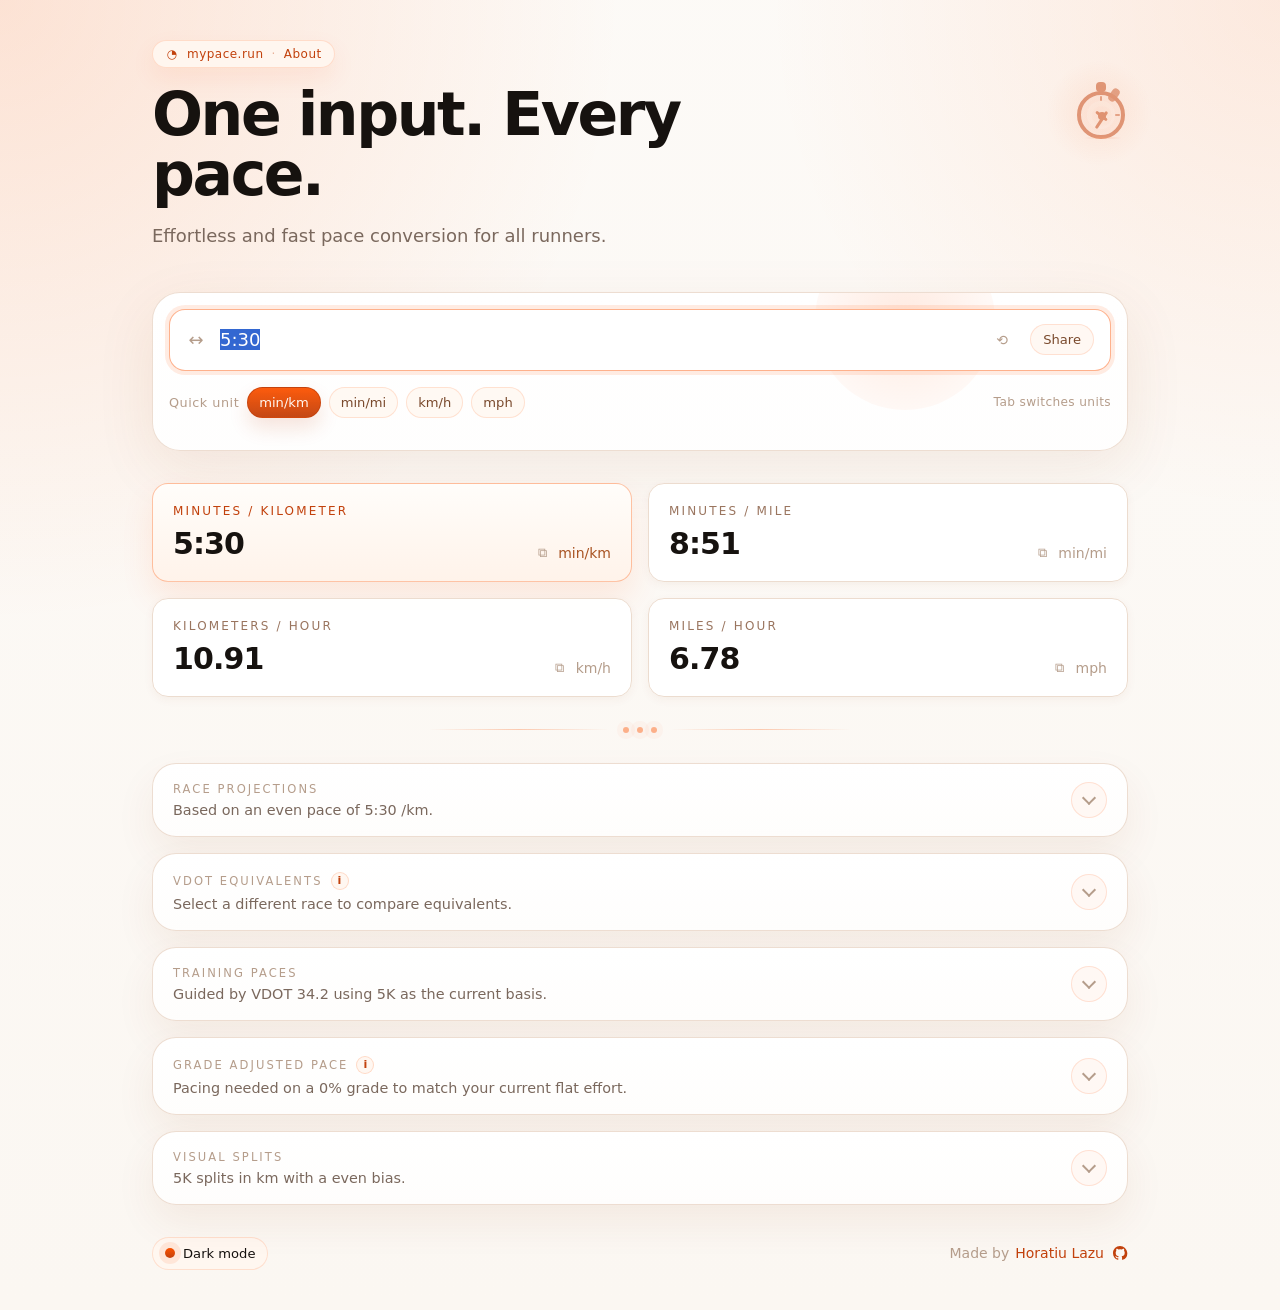
<file: index.html>
<!DOCTYPE html>
<html lang="en">
<head>
  <meta charset="UTF-8" />
  <meta name="viewport" content="width=device-width, initial-scale=1.0" />
  <link rel="icon" href="icon.svg" type="image/svg+xml" />
  <link rel="apple-touch-icon" href="icon-192.png" />
  <link rel="manifest" href="manifest.webmanifest" />
  <title>mypace.run | Fast, Simple Pace, VDOT, GAP, Splits</title>
  <meta name="description" content="mypace.run is a fast, simple running pace converter with minimal clicks. Instantly calculate min/km, min/mi, km/h, mph, race predictions, VDOT equivalents, grade-adjusted pace, and visual splits." />
  <meta name="keywords" content="mypace.run, running pace converter, pace calculator, vdot calculator, grade adjusted pace, race splits calculator, running speed converter, 5k pace calculator, marathon pace calculator" />
  <meta name="robots" content="index, follow" />
  <meta name="theme-color" content="#fafafa" />
  <meta name="application-name" content="mypace.run" />
  <meta name="mobile-web-app-capable" content="yes" />
  <meta name="apple-mobile-web-app-capable" content="yes" />
  <meta name="apple-mobile-web-app-title" content="mypace.run" />
  <meta name="apple-mobile-web-app-status-bar-style" content="default" />
  <link rel="canonical" href="https://mypace.run/" />
  <meta property="og:type" content="website" />
  <meta property="og:url" content="https://mypace.run/" />
  <meta property="og:title" content="mypace.run | Fast, Simple Pace, VDOT, GAP, Splits" />
  <meta property="og:description" content="mypace.run is a fast, simple running tool with minimal clicks for pace conversion, race predictions, VDOT, grade-adjusted pace, and split tables." />
  <meta property="og:site_name" content="mypace.run" />
  <meta property="og:image" content="https://mypace.run/social-preview.png" />
  <meta property="og:image:secure_url" content="https://mypace.run/social-preview.png" />
  <meta property="og:image:type" content="image/png" />
  <meta property="og:image:width" content="1200" />
  <meta property="og:image:height" content="630" />
  <meta property="og:image:alt" content="mypace.run preview showing a sleek running pace converter with race tools." />
  <meta name="twitter:card" content="summary_large_image" />
  <meta name="twitter:url" content="https://mypace.run/" />
  <meta name="twitter:title" content="mypace.run | Fast, Simple Pace, VDOT, GAP, Splits" />
  <meta name="twitter:description" content="mypace.run is a fast, simple running pace site with minimal clicks for conversions, race predictions, VDOT, grade-adjusted pace, and splits." />
  <meta name="twitter:image" content="https://mypace.run/social-preview.png" />
  <meta name="twitter:image:alt" content="mypace.run preview showing a sleek running pace converter with race tools." />
  <script async src="https://www.googletagmanager.com/gtag/js?id=G-VDV3MJDH3T"></script>
  <script>
    window.dataLayer = window.dataLayer || [];
    function gtag(){dataLayer.push(arguments);}
    gtag('js', new Date());

    gtag('config', 'G-VDV3MJDH3T');
  </script>
  <script type="application/ld+json">
    {
      "@context": "https://schema.org",
      "@type": "WebApplication",
      "name": "mypace.run",
      "applicationCategory": "SportsApplication",
      "operatingSystem": "Any",
      "description": "mypace.run is a fast, simple running pace site with minimal clicks for converting pace and speed, projecting race times, comparing VDOT, calculating grade-adjusted pace, and viewing splits.",
      "offers": {
        "@type": "Offer",
        "price": "0",
        "priceCurrency": "USD"
      }
    }
  </script>
    <link rel="stylesheet" href="styles/index.css" />

</head>
<body>
  <div class="page">
    <div class="hero">
      <div class="hero-brand" aria-hidden="true">
        <div class="stopwatch-logo">
          <span class="stopwatch-ring"></span>
          <span class="stopwatch-crown"></span>
          <span class="stopwatch-button"></span>
          <span class="stopwatch-tick"></span>
          <span class="stopwatch-tick" style="transform: rotate(90deg);"></span>
          <span class="stopwatch-hand-long"></span>
          <span class="stopwatch-hand-short"></span>
          <span class="stopwatch-center"></span>
          <span class="stopwatch-base"></span>
        </div>
      </div>

      <div class="badge">
        <span class="badge-icon">◔</span>
        <a class="badge-link" href="/">mypace.run</a>
        <span class="badge-separator">·</span>
        <a class="badge-link" href="/about.html">About</a>
      </div>

      <h1>One input. Every pace.</h1>
      <p>Effortless and fast pace conversion for all runners.</p>
    </div>

    <div class="input-wrap">
      <div class="panel">
        <div class="panel-inner">
          <div class="input-row">
            <span class="leading-icon">↔</span>
            <input id="paceInput" class="pace-input" value="5:30" placeholder="Type a number. Use the quick unit below to change units." inputmode="text" autocomplete="off" spellcheck="false" />
            <button id="clearBtn" class="ghost-btn" aria-label="Clear input">
              <span class="reset-icon">⟲</span>
            </button>
            <button class="utility-btn" id="shareSetupBtn" type="button">Share</button>
          </div>

          <div class="unit-rail" id="unitRail">
            <span class="unit-rail-label">Quick unit</span>
            <button class="unit-pill" type="button" data-unit-target="minPerKm">min/km</button>
            <button class="unit-pill" type="button" data-unit-target="minPerMile">min/mi</button>
            <button class="unit-pill" type="button" data-unit-target="kmh">km/h</button>
            <button class="unit-pill" type="button" data-unit-target="mph">mph</button>
            <span class="unit-rail-hint" aria-hidden="true">Tab switches units</span>
          </div>

          <div class="helper" id="helperText"></div>
          <div class="prefill-tip" id="prefillTip" aria-live="polite" hidden>
            <div class="prefill-tip-copy">
              <span class="prefill-tip-eyebrow">Tip</span>
              <span class="prefill-tip-text">Open <strong>mypace.run?5:30</strong> to preload the converter instantly.</span>
            </div>
            <button class="prefill-tip-close" id="prefillTipClose" type="button" aria-label="Dismiss shortcut tip">×</button>
          </div>
          <div class="recent-wrap" id="recentWrap"></div>
        </div>
      </div>
    </div>

    <div class="results">
      <button class="result-card" data-copy-type="minPerKm">
        <div class="result-label">Minutes / kilometer</div>
        <div class="result-row">
          <div class="result-value" id="value-minPerKm">—</div>
          <div class="result-suffix"><span class="copy-icon">⧉</span><span>min/km</span></div>
        </div>
      </button>

      <button class="result-card" data-copy-type="minPerMile">
        <div class="result-label">Minutes / mile</div>
        <div class="result-row">
          <div class="result-value" id="value-minPerMile">—</div>
          <div class="result-suffix"><span class="copy-icon">⧉</span><span>min/mi</span></div>
        </div>
      </button>

      <button class="result-card" data-copy-type="kmh">
        <div class="result-label">Kilometers / hour</div>
        <div class="result-row">
          <div class="result-value" id="value-kmh">—</div>
          <div class="result-suffix"><span class="copy-icon">⧉</span><span>km/h</span></div>
        </div>
      </button>

      <button class="result-card" data-copy-type="mph">
        <div class="result-label">Miles / hour</div>
        <div class="result-row">
          <div class="result-value" id="value-mph">—</div>
          <div class="result-suffix"><span class="copy-icon">⧉</span><span>mph</span></div>
        </div>
      </button>
    </div>

    <button class="section-divider" id="sectionDivider" type="button" aria-label="Open divider easter egg game">
      <span class="divider-label">Click For A Tiny Challenge</span>
      <div class="section-divider-dots">
        <span></span>
        <span></span>
        <span></span>
      </div>
      <div class="divider-game" id="dividerGame" aria-hidden="true">
        <div class="divider-game-track" id="dividerGameTrack">
          <div class="divider-game-ground"></div>
          <div class="divider-game-runner" id="dividerGameRunner">
            <span class="runner-head"></span>
            <span class="runner-body"></span>
            <span class="runner-arm"></span>
            <span class="runner-leg-front"></span>
            <span class="runner-leg-back"></span>
          </div>
        </div>
        <div class="divider-game-ui">
          <div class="divider-game-hint" id="dividerGameHint">Click or press Enter to jump</div>
          <div class="divider-game-live" id="dividerGameLive">Dodged 0</div>
          <div class="divider-game-score" id="dividerGameScore"></div>
        </div>
      </div>
    </button>

    <details class="projection-panel" id="projectionPanel">
      <summary class="projection-summary">
        <div class="projection-copy">
          <div class="projection-eyebrow">Race Projections</div>
          <div class="projection-subtitle" id="projectionSubtitle">Expand to see 5K, 10K, half-marathon, and marathon estimates.</div>
        </div>
        <span class="panel-chevron" aria-hidden="true"></span>
      </summary>
      <div class="projection-content" id="projectionContent">
        <div class="projection-empty" id="projectionEmpty">Enter a valid pace or speed to generate projected race times.</div>
      </div>
    </details>

    <details class="projection-panel vdot-panel" id="vdotPanel">
      <summary class="projection-summary">
        <div class="projection-copy">
          <div class="projection-eyebrow-row">
            <div class="projection-eyebrow">VDOT Equivalents</div>
            <div class="tooltip-wrap">
              <button class="tooltip-trigger" type="button" aria-label="Explain VDOT equivalents" data-tooltip-trigger aria-expanded="false">i</button>
              <div class="tooltip-bubble" role="tooltip">
                VDOT is a Daniels-style fitness estimate derived from a race result. Selecting a race treats your current pace as that race effort, then back-solves equivalent performances for the others.
              </div>
            </div>
          </div>
          <div class="projection-subtitle" id="vdotSubtitle">Choose a race below to treat the current input as that race pace.</div>
        </div>
        <span class="panel-chevron" aria-hidden="true"></span>
      </summary>
      <div class="projection-content" id="vdotContent">
        <div class="projection-empty">Enter a valid pace or speed to unlock VDOT equivalents.</div>
      </div>
    </details>

    <details class="projection-panel vdot-panel" id="trainingPanel">
      <summary class="projection-summary">
        <div class="projection-copy">
          <div class="projection-eyebrow">Training Paces</div>
          <div class="projection-subtitle" id="trainingSubtitle">VDOT-based training pace bands for everyday workouts.</div>
        </div>
        <span class="panel-chevron" aria-hidden="true"></span>
      </summary>
      <div class="section-body" id="trainingContent">
        <div class="projection-empty">Enter a valid pace or speed to unlock training paces.</div>
      </div>
    </details>

    <details class="projection-panel vdot-panel" id="gapPanel">
      <summary class="projection-summary">
        <div class="projection-copy">
          <div class="projection-eyebrow-row">
            <div class="projection-eyebrow">Grade Adjusted Pace</div>
            <div class="tooltip-wrap">
              <button class="tooltip-trigger" type="button" aria-label="Explain grade adjusted pace" data-tooltip-trigger aria-expanded="false">i</button>
              <div class="tooltip-bubble" role="tooltip">
                GAP estimates the pace you would need to run on an uphill or downhill grade to match your current flat effort. It is best used as a practical training comparison, not a perfect physiological model.
              </div>
            </div>
          </div>
          <div class="projection-subtitle" id="gapSubtitle">Adjust the grade to see the pace needed on that slope to match your current effort.</div>
        </div>
        <span class="panel-chevron" aria-hidden="true"></span>
      </summary>
      <div class="section-body">
        <div class="table-toolbar">
          <label class="mini-input">Grade %
            <input id="gapGradeInput" type="number" step="0.5" min="-15" max="15" value="0" />
          </label>
          <div class="toggle-row" id="gapPresetRow"></div>
        </div>
        <div class="table-wrap" id="gapTableWrap">
          <div class="projection-empty">Enter a valid pace or speed to unlock grade-adjusted pacing.</div>
        </div>
      </div>
    </details>

    <details class="projection-panel vdot-panel" id="splitsPanel">
      <summary class="projection-summary">
        <div class="projection-copy">
          <div class="projection-eyebrow">Visual Splits</div>
          <div class="projection-subtitle" id="splitsSubtitle">Choose a distance to view consistent split breakdowns.</div>
        </div>
        <span class="panel-chevron" aria-hidden="true"></span>
      </summary>
      <div class="section-body">
        <div class="table-toolbar">
          <div class="toggle-row" id="splitToggleRow"></div>
          <label class="slider-control">
            <div class="slider-header">
              <span class="slider-label-row">
                <span>Split Bias</span>
                <span class="tooltip-wrap">
                  <button class="tooltip-trigger" type="button" aria-label="Explain split bias" data-tooltip-trigger aria-expanded="false">i</button>
                  <span class="tooltip-bubble" role="tooltip">
                    Negative bias means faster later splits. Positive bias means faster early splits. The total race time stays the same while the split distribution shifts.
                  </span>
                </span>
              </span>
              <span id="splitBiasValue">Even</span>
            </div>
            <input id="splitBiasInput" class="slider-range" type="range" min="-20" max="20" step="1" value="0" />
            <div class="slider-scale">
              <span>Negative</span>
              <span class="slider-label">Even</span>
              <span>Positive</span>
            </div>
          </label>
        </div>
        <div class="table-wrap" id="splitsTableWrap">
          <div class="projection-empty">Enter a valid pace or speed to unlock split tables.</div>
        </div>
      </div>
    </details>

    <div class="footer">
      <button class="theme-toggle" id="themeToggleBtn" type="button" aria-pressed="false">
        <span class="theme-toggle-dot" aria-hidden="true"></span>
        <span id="themeToggleLabel">Dark mode</span>
      </button>
      <div class="footer-right">
        <span id="copiedState">Made by</span>
        <a class="footer-link" href="https://github.com/MathBunny/mypace-run" target="_blank" rel="noreferrer">
          <span>Horatiu Lazu</span>
          <span class="footer-icon" aria-hidden="true">
            <svg viewBox="0 0 24 24" fill="currentColor" role="img" aria-hidden="true">
              <path d="M12 1.5C6.2 1.5 1.5 6.3 1.5 12.2c0 4.7 3 8.7 7.2 10.1.5.1.7-.2.7-.5v-2c-2.9.6-3.5-1.2-3.5-1.2-.5-1.2-1.1-1.6-1.1-1.6-.9-.6.1-.6.1-.6 1 .1 1.6 1 1.6 1 .9 1.5 2.4 1.1 3 .8.1-.7.4-1.1.7-1.4-2.3-.3-4.7-1.2-4.7-5.2 0-1.2.4-2.2 1-3-.1-.3-.4-1.4.1-2.8 0 0 .9-.3 3 .9a10.1 10.1 0 0 1 5.4 0c2.1-1.2 3-.9 3-.9.5 1.4.2 2.5.1 2.8.7.8 1 1.8 1 3 0 4-2.4 4.9-4.7 5.2.4.3.7 1 .7 2v3c0 .3.2.6.7.5a10.7 10.7 0 0 0 7.2-10.1C22.5 6.3 17.8 1.5 12 1.5Z" />
            </svg>
          </span>
        </a>
      </div>
    </div>
  </div>

    <script src="scripts/index.js"></script>

</body>
</html>
</file>
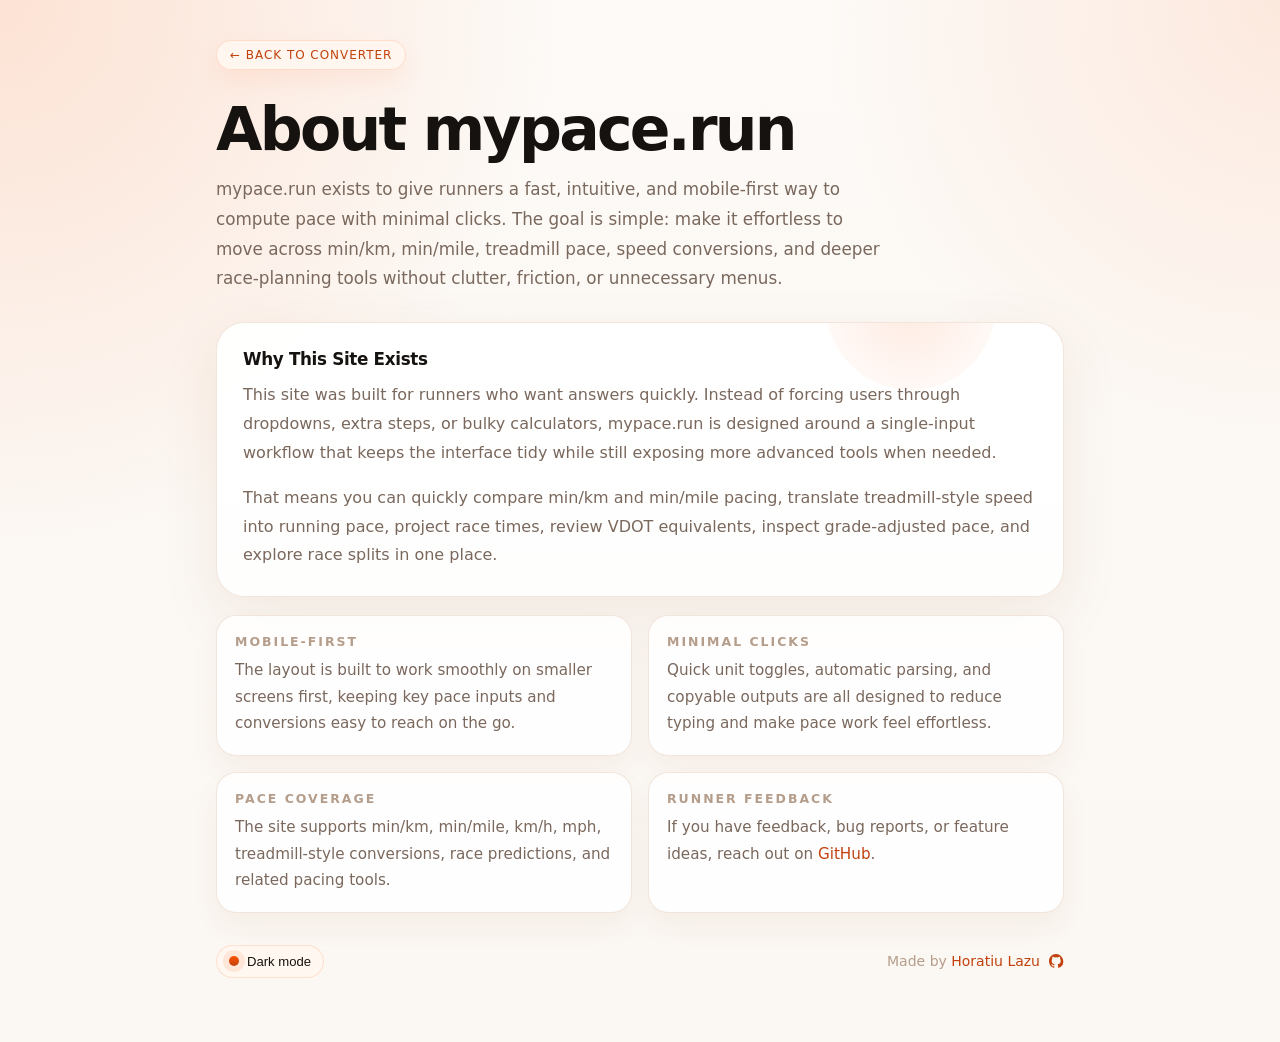
<file: about.html>
<!DOCTYPE html>
<html lang="en">
<head>
  <meta charset="UTF-8" />
  <meta name="viewport" content="width=device-width, initial-scale=1.0" />
  <link rel="icon" href="icon.svg" type="image/svg+xml" />
  <link rel="apple-touch-icon" href="icon-192.png" />
  <link rel="manifest" href="manifest.webmanifest" />
  <title>About mypace.run | Fast, Simple, Mobile-First Pace Tools</title>
  <meta name="description" content="Learn about mypace.run, a fast, mobile-first, and effortless site for converting min/km, min/mile, treadmill pace, VDOT, race predictions, grade-adjusted pace, and splits with minimal clicks." />
  <meta name="keywords" content="about mypace.run, mypace.run, running pace calculator, treadmill pace converter, min per km, min per mile, mobile first running tools" />
  <meta name="robots" content="index, follow" />
  <meta name="theme-color" content="#fafafa" />
  <meta name="mobile-web-app-capable" content="yes" />
  <meta name="apple-mobile-web-app-capable" content="yes" />
  <meta name="apple-mobile-web-app-title" content="mypace.run" />
  <meta name="apple-mobile-web-app-status-bar-style" content="default" />
  <link rel="canonical" href="https://mypace.run/about.html" />
  <meta property="og:type" content="website" />
  <meta property="og:url" content="https://mypace.run/about.html" />
  <meta property="og:title" content="About mypace.run" />
  <meta property="og:description" content="A fast, simple, mobile-first running pace site built to make pace conversion and race planning effortless with minimal clicks." />
  <meta property="og:site_name" content="mypace.run" />
  <meta property="og:image" content="https://mypace.run/social-preview.png" />
  <meta property="og:image:secure_url" content="https://mypace.run/social-preview.png" />
  <meta property="og:image:type" content="image/png" />
  <meta property="og:image:width" content="1200" />
  <meta property="og:image:height" content="630" />
  <meta property="og:image:alt" content="mypace.run preview showing a sleek running pace converter with race tools." />
  <meta name="twitter:card" content="summary_large_image" />
  <meta name="twitter:url" content="https://mypace.run/about.html" />
  <meta name="twitter:title" content="About mypace.run" />
  <meta name="twitter:description" content="Learn how mypace.run helps runners quickly calculate pace, treadmill speed, VDOT, GAP, and race splits with minimal clicks." />
  <meta name="twitter:image" content="https://mypace.run/social-preview.png" />
  <meta name="twitter:image:alt" content="mypace.run preview showing a sleek running pace converter with race tools." />
  <script async src="https://www.googletagmanager.com/gtag/js?id=G-VDV3MJDH3T"></script>
  <script>
    window.dataLayer = window.dataLayer || [];
    function gtag(){dataLayer.push(arguments);}
    gtag('js', new Date());

    gtag('config', 'G-VDV3MJDH3T');
  </script>
  <script type="application/ld+json">
    {
      "@context": "https://schema.org",
      "@type": "AboutPage",
      "name": "About mypace.run",
      "description": "Information about mypace.run, a fast, simple, mobile-first running pace tool.",
      "mainEntity": {
        "@type": "WebApplication",
        "name": "mypace.run",
        "applicationCategory": "SportsApplication",
        "operatingSystem": "Any",
        "description": "A fast, simple, mobile-first running pace tool for conversions, treadmill pace, VDOT, race predictions, grade-adjusted pace, and splits.",
        "offers": {
          "@type": "Offer",
          "price": "0",
          "priceCurrency": "USD"
        }
      }
    }
  </script>
    <link rel="stylesheet" href="styles/about.css" />

</head>
<body>
  <main class="page">
    <a class="topbar" href="/">← Back to converter</a>

    <section class="hero">
      <h1>About mypace.run</h1>
      <p class="lede">mypace.run exists to give runners a fast, intuitive, and mobile-first way to compute pace with minimal clicks. The goal is simple: make it effortless to move across min/km, min/mile, treadmill pace, speed conversions, and deeper race-planning tools without clutter, friction, or unnecessary menus.</p>
    </section>

    <section class="card">
      <h2>Why This Site Exists</h2>
      <p>This site was built for runners who want answers quickly. Instead of forcing users through dropdowns, extra steps, or bulky calculators, mypace.run is designed around a single-input workflow that keeps the interface tidy while still exposing more advanced tools when needed.</p>
      <p>That means you can quickly compare min/km and min/mile pacing, translate treadmill-style speed into running pace, project race times, review VDOT equivalents, inspect grade-adjusted pace, and explore race splits in one place.</p>
    </section>

    <section class="grid">
      <article class="mini-card">
        <h2 class="mini-title">Mobile-First</h2>
        <p class="mini-copy">The layout is built to work smoothly on smaller screens first, keeping key pace inputs and conversions easy to reach on the go.</p>
      </article>
      <article class="mini-card">
        <h2 class="mini-title">Minimal Clicks</h2>
        <p class="mini-copy">Quick unit toggles, automatic parsing, and copyable outputs are all designed to reduce typing and make pace work feel effortless.</p>
      </article>
      <article class="mini-card">
        <h2 class="mini-title">Pace Coverage</h2>
        <p class="mini-copy">The site supports min/km, min/mile, km/h, mph, treadmill-style conversions, race predictions, and related pacing tools.</p>
      </article>
      <article class="mini-card">
        <h2 class="mini-title">Runner Feedback</h2>
        <p class="mini-copy">If you have feedback, bug reports, or feature ideas, reach out on <a class="link" href="https://github.com/MathBunny/mypace-run" target="_blank" rel="noreferrer">GitHub</a>.</p>
      </article>
    </section>

    <footer class="footer">
      <button class="theme-toggle" id="themeToggleBtn" type="button" aria-pressed="false">
        <span class="theme-toggle-dot" aria-hidden="true"></span>
        <span id="themeToggleLabel">Dark mode</span>
      </button>
      <div>
        <span>Made by</span>
        <a class="footer-link" href="https://github.com/MathBunny/mypace-run" target="_blank" rel="noreferrer">
          <span>Horatiu Lazu</span>
          <span class="footer-icon" aria-hidden="true">
            <svg viewBox="0 0 24 24" fill="currentColor" role="img" aria-hidden="true">
              <path d="M12 1.5C6.2 1.5 1.5 6.3 1.5 12.2c0 4.7 3 8.7 7.2 10.1.5.1.7-.2.7-.5v-2c-2.9.6-3.5-1.2-3.5-1.2-.5-1.2-1.1-1.6-1.1-1.6-.9-.6.1-.6.1-.6 1 .1 1.6 1 1.6 1 .9 1.5 2.4 1.1 3 .8.1-.7.4-1.1.7-1.4-2.3-.3-4.7-1.2-4.7-5.2 0-1.2.4-2.2 1-3-.1-.3-.4-1.4.1-2.8 0 0 .9-.3 3 .9a10.1 10.1 0 0 1 5.4 0c2.1-1.2 3-.9 3-.9.5 1.4.2 2.5.1 2.8.7.8 1 1.8 1 3 0 4-2.4 4.9-4.7 5.2.4.3.7 1 .7 2v3c0 .3.2.6.7.5a10.7 10.7 0 0 0 7.2-10.1C22.5 6.3 17.8 1.5 12 1.5Z" />
            </svg>
          </span>
        </a>
      </div>
    </footer>
  </main>
    <script src="scripts/about.js"></script>

</body>
</html>
</file>
<file: styles/index.css>
:root {
      --bg: #fbf7f2;
      --card: rgba(255, 255, 255, 0.94);
      --card-solid: #ffffff;
      --border: #ecdccf;
      --text: #16120f;
      --muted: #7a685d;
      --muted-light: #b59d8b;
      --accent: #fc5200;
      --accent-strong: #c2410c;
      --accent-soft: #fff1e7;
      --danger-soft: #fff2f2;
      --danger-border: #f0b7b7;
      --danger-text: #b34b4b;
      --shadow: 0 18px 60px rgba(143, 63, 18, 0.09);
    }

    html[data-theme="dark"] {
      --bg: #07111f;
      --card: rgba(12, 23, 40, 0.9);
      --card-solid: #0f1b2d;
      --border: #233650;
      --text: #edf4ff;
      --muted: #9bb0cc;
      --muted-light: #6f88ab;
      --accent: #4da3ff;
      --accent-strong: #82c0ff;
      --accent-soft: rgba(77, 163, 255, 0.12);
      --accent-warm: #d97706;
      --accent-warm-strong: #f59e0b;
      --danger-soft: rgba(108, 31, 54, 0.32);
      --danger-border: #7a3652;
      --danger-text: #ffb8c8;
      --shadow: 0 24px 60px rgba(0, 5, 18, 0.38);
    }

    * {
      box-sizing: border-box;
    }

    html, body {
      margin: 0;
      padding: 0;
      background:
        radial-gradient(circle at top left, color-mix(in srgb, var(--accent) 14%, transparent), transparent 34%),
        radial-gradient(circle at top right, color-mix(in srgb, var(--accent) 10%, transparent), transparent 28%),
        linear-gradient(180deg, color-mix(in srgb, var(--bg) 65%, white) 0%, var(--bg) 100%);
      color: var(--text);
      font-family: Inter, ui-sans-serif, system-ui, -apple-system, BlinkMacSystemFont, "Segoe UI", sans-serif;
    }

    button,
    input,
    summary {
      font: inherit;
    }

    .page {
      position: relative;
      min-height: 100vh;
      max-width: 64rem;
      margin: 0 auto;
      display: flex;
      flex-direction: column;
      padding: 40px 24px;
    }

    .hero {
      margin-bottom: 40px;
      opacity: 0;
      transform: translateY(10px);
      animation: fadeUp 0.35s ease forwards;
    }

    .hero-brand {
      position: absolute;
      top: 18px;
      right: -26px;
      display: inline-flex;
      align-items: center;
      justify-content: center;
      width: 110px;
      height: 110px;
      margin-bottom: 0;
      background: radial-gradient(circle at 50% 50%, rgba(252, 82, 0, 0.08), rgba(252, 82, 0, 0) 68%);
      pointer-events: none;
      z-index: 0;
    }

    .stopwatch-logo {
      position: relative;
      width: 68px;
      height: 68px;
      color: var(--accent-strong);
      transform: translate(2px, 2px);
      opacity: 0.5;
    }

    .stopwatch-ring {
      position: absolute;
      inset: 10px;
      border-radius: 999px;
      border: 4px solid currentColor;
      box-shadow: inset 0 0 0 6px rgba(252, 82, 0, 0.05);
    }

    .stopwatch-crown,
    .stopwatch-button,
    .stopwatch-hand-long,
    .stopwatch-hand-short,
    .stopwatch-center,
    .stopwatch-base {
      position: absolute;
      border-radius: 999px;
      background: currentColor;
      transform-origin: center center;
    }

    .stopwatch-crown {
      top: 1px;
      left: 29px;
      width: 10px;
      height: 10px;
      border-radius: 4px;
    }

    .stopwatch-button {
      top: 7px;
      left: 43px;
      width: 8px;
      height: 14px;
      border-radius: 4px;
      transform: rotate(35deg);
      opacity: 0.86;
    }

    .stopwatch-hand-long {
      top: 29px;
      left: 33px;
      width: 3px;
      height: 20px;
      border-radius: 999px;
      transform: rotate(34deg);
      animation: stopwatchSweepLong 18s linear infinite;
    }

    .stopwatch-hand-short {
      top: 28px;
      left: 33px;
      width: 3px;
      height: 14px;
      border-radius: 999px;
      transform: rotate(-52deg);
      animation: stopwatchSweepShort 60s linear infinite;
    }

    .stopwatch-center {
      top: 31px;
      left: 31px;
      width: 8px;
      height: 8px;
      border-radius: 999px;
      box-shadow: 0 0 0 6px rgba(252, 82, 0, 0.035);
    }

    .stopwatch-base {
      left: 17px;
      right: 13px;
      bottom: 10px;
      height: 2px;
      background: linear-gradient(90deg, rgba(252, 82, 0, 0), rgba(252, 82, 0, 0.28), rgba(252, 82, 0, 0));
    }

    .stopwatch-tick {
      position: absolute;
      top: 15px;
      left: 33px;
      width: 2px;
      height: 5px;
      border-radius: 999px;
      background: currentColor;
      transform-origin: center 19px;
      opacity: 0.82;
    }

    .badge {
      display: inline-flex;
      align-items: center;
      gap: 8px;
      margin-bottom: 16px;
      border: 1px solid rgba(252, 82, 0, 0.16);
      background: rgba(255, 247, 240, 0.92);
      color: var(--accent-strong);
      border-radius: 999px;
      padding: 6px 12px;
      font-size: 12px;
      letter-spacing: 0.04em;
      box-shadow: 0 10px 24px rgba(252, 82, 0, 0.08);
      backdrop-filter: blur(12px);
    }

    .badge-link {
      color: inherit;
      text-decoration: none;
    }

    .badge-link:hover {
      color: var(--accent);
    }

    .badge-separator {
      color: rgba(194, 65, 12, 0.38);
    }

    .badge-icon {
      width: 14px;
      height: 14px;
      display: inline-flex;
      align-items: center;
      justify-content: center;
      font-size: 12px;
    }

    h1 {
      max-width: 42rem;
      margin: 0;
      font-size: clamp(2.5rem, 7vw, 3.75rem);
      line-height: 1;
      letter-spacing: -0.04em;
      font-weight: 600;
      color: var(--text);
    }

    .hero p {
      margin: 16px 0 0;
      max-width: 36rem;
      font-size: clamp(1rem, 2.5vw, 1.125rem);
      line-height: 1.75;
      color: var(--muted);
    }

    .input-wrap {
      margin-bottom: 32px;
      opacity: 0;
      transform: translateY(14px);
      animation: fadeUp 0.35s ease 0.05s forwards;
    }

    .panel {
      position: relative;
      overflow: hidden;
      background: linear-gradient(180deg, color-mix(in srgb, var(--card-solid) 94%, white), color-mix(in srgb, var(--card-solid) 88%, var(--bg)));
      border: 1px solid rgba(236, 220, 207, 0.95);
      border-radius: 28px;
      padding: 16px;
      box-shadow: var(--shadow);
    }

    .panel::after {
      content: "";
      position: absolute;
      inset: -40% auto auto 68%;
      width: 180px;
      height: 180px;
      border-radius: 999px;
      background: radial-gradient(circle, rgba(252, 82, 0, 0.12), rgba(252, 82, 0, 0));
      pointer-events: none;
    }

    .panel-inner {
      position: relative;
      display: flex;
      flex-direction: column;
      gap: 16px;
      z-index: 1;
    }

    .utility-btn {
      border: 1px solid rgba(252, 82, 0, 0.14);
      background: rgba(255, 247, 240, 0.78);
      color: #7a4a2d;
      border-radius: 999px;
      padding: 7px 12px;
      font-size: 0.82rem;
      cursor: pointer;
      transition: transform 0.15s ease, background 0.15s ease, border-color 0.15s ease, color 0.15s ease, box-shadow 0.15s ease;
      white-space: nowrap;
    }

    .utility-btn:hover {
      transform: translateY(-1px);
      background: rgba(255, 236, 224, 0.96);
    }

    .utility-btn.is-copied {
      background: linear-gradient(180deg, #ffffff, #fff1e7);
      border-color: rgba(252, 82, 0, 0.42);
      box-shadow: 0 14px 28px rgba(252, 82, 0, 0.14);
      color: var(--accent-strong);
    }

    .input-row {
      display: flex;
      align-items: center;
      gap: 12px;
      border: 1px solid var(--border);
      border-radius: 16px;
      padding: 12px 16px;
      background: rgba(255, 255, 255, 0.78);
      transition: border-color 0.15s ease, box-shadow 0.15s ease, background 0.15s ease;
    }

    .input-row:focus-within {
      border-color: rgba(252, 82, 0, 0.45);
      box-shadow: 0 0 0 4px rgba(252, 82, 0, 0.11);
      background: #ffffff;
    }

    html[data-theme="dark"] .input-row {
      border-color: rgba(130, 192, 255, 0.16);
      background: linear-gradient(180deg, rgba(11, 22, 38, 0.94), rgba(16, 31, 52, 0.9));
      box-shadow: inset 0 1px 0 rgba(255, 255, 255, 0.02);
    }

    html[data-theme="dark"] .input-row:focus-within {
      border-color: rgba(245, 158, 11, 0.34);
      box-shadow: 0 0 0 4px rgba(245, 158, 11, 0.1);
      background: linear-gradient(180deg, rgba(13, 26, 45, 0.98), rgba(22, 39, 64, 0.94));
    }

    html[data-theme="dark"] .pace-input {
      color: #f3f8ff;
    }

    html[data-theme="dark"] .pace-input::placeholder {
      color: #7f97ba;
    }

    html[data-theme="dark"] .leading-icon,
    html[data-theme="dark"] .reset-icon {
      color: #7e96b8;
    }

    html[data-theme="dark"] .ghost-btn:hover {
      background: rgba(77, 163, 255, 0.12);
    }

    .leading-icon,
    .copy-icon,
    .reset-icon,
    .panel-chevron {
      color: var(--muted-light);
      flex-shrink: 0;
      display: inline-flex;
      align-items: center;
      justify-content: center;
    }

    .leading-icon {
      width: 20px;
      height: 20px;
      font-size: 18px;
    }

    .reset-icon {
      width: 16px;
      height: 16px;
      font-size: 14px;
    }

    .copy-icon {
      width: 16px;
      height: 16px;
      font-size: 13px;
    }

    .pace-input {
      width: 100%;
      min-width: 0;
      border: 0;
      outline: 0;
      background: transparent;
      font-size: 1.125rem;
      color: var(--text);
    }

    .pace-input::placeholder {
      color: var(--muted-light);
    }

    .ghost-btn {
      width: 36px;
      height: 36px;
      border: 0;
      border-radius: 999px;
      background: transparent;
      cursor: pointer;
      display: inline-flex;
      align-items: center;
      justify-content: center;
      transition: background 0.15s ease;
    }

    .ghost-btn:hover {
      background: var(--accent-soft);
    }

    .unit-rail {
      display: flex;
      flex-wrap: wrap;
      gap: 8px;
      align-items: center;
    }

    .unit-rail-label {
      font-size: 0.8rem;
      color: var(--muted-light);
      letter-spacing: 0.04em;
    }

    .unit-pill {
      border: 1px solid rgba(252, 82, 0, 0.14);
      background: rgba(255, 247, 240, 0.76);
      color: #7a4a2d;
      border-radius: 999px;
      padding: 7px 11px;
      font-size: 0.82rem;
      cursor: pointer;
      transition: transform 0.15s ease, background 0.15s ease, border-color 0.15s ease, color 0.15s ease;
    }

    .unit-pill:hover {
      transform: translateY(-1px);
      background: rgba(255, 236, 224, 0.96);
    }

    .unit-pill.is-active {
      background: linear-gradient(180deg, rgba(252, 82, 0, 0.95), rgba(194, 65, 12, 0.96));
      color: #fff7f2;
      border-color: rgba(194, 65, 12, 0.72);
      box-shadow: 0 10px 20px rgba(194, 65, 12, 0.14);
    }

    .unit-rail-hint {
      display: none;
      margin-left: auto;
      font-size: 0.76rem;
      color: var(--muted-light);
      letter-spacing: 0.03em;
      white-space: nowrap;
    }

    .chips {
      display: flex;
      flex-wrap: wrap;
      gap: 8px;
    }

    .chip {
      border: 1px solid rgba(252, 82, 0, 0.14);
      background: rgba(255, 247, 240, 0.86);
      color: #7a4a2d;
      border-radius: 999px;
      padding: 6px 12px;
      font-size: 0.875rem;
      cursor: pointer;
      transition: background 0.15s ease, transform 0.15s ease;
    }

    .chip:hover {
      background: rgba(255, 236, 224, 0.96);
      transform: translateY(-1px);
    }

    .helper {
      font-size: 0.875rem;
      color: var(--muted);
    }

    .prefill-tip {
      display: none;
      align-items: center;
      justify-content: space-between;
      gap: 10px;
      padding: 8px 10px;
      border-radius: 14px;
      border: 1px solid rgba(252, 82, 0, 0.12);
      background: rgba(255, 250, 246, 0.92);
      color: var(--muted);
      box-shadow: 0 12px 22px rgba(143, 63, 18, 0.06);
      backdrop-filter: blur(10px);
      opacity: 0;
      transform: translateY(6px);
      transition: opacity 0.28s ease, transform 0.28s ease;
    }

    .prefill-tip[hidden] {
      display: none !important;
    }

    .prefill-tip.is-visible {
      opacity: 1;
      transform: translateY(0);
    }

    .prefill-tip.is-hiding {
      opacity: 0;
      transform: translateY(-4px);
    }

    .prefill-tip-copy {
      display: inline-flex;
      align-items: center;
      gap: 8px;
      min-width: 0;
      flex-wrap: wrap;
    }

    .prefill-tip-eyebrow {
      font-size: 0.66rem;
      text-transform: uppercase;
      letter-spacing: 0.16em;
      color: var(--accent-strong);
      white-space: nowrap;
    }

    .prefill-tip-text {
      font-size: 0.79rem;
      line-height: 1.35;
      color: var(--muted);
    }

    .prefill-tip-text strong {
      color: var(--accent-strong);
      font-weight: 600;
    }

    .prefill-tip-close {
      width: 24px;
      height: 24px;
      border: 0;
      border-radius: 999px;
      background: transparent;
      color: var(--muted-light);
      cursor: pointer;
      font-size: 0.95rem;
      line-height: 1;
      display: inline-flex;
      align-items: center;
      justify-content: center;
      flex-shrink: 0;
      transition: background 0.15s ease, color 0.15s ease;
    }

    .prefill-tip-close:hover {
      background: rgba(252, 82, 0, 0.08);
      color: var(--accent-strong);
    }

    .recent-wrap {
      display: flex;
      flex-wrap: wrap;
      gap: 8px;
      align-items: center;
    }

    .recent-wrap:empty {
      display: none;
    }

    .recent-label {
      font-size: 0.76rem;
      text-transform: uppercase;
      letter-spacing: 0.14em;
      color: var(--muted-light);
    }

    .recent-chip {
      border: 1px solid rgba(252, 82, 0, 0.12);
      background: rgba(255, 255, 255, 0.72);
      color: #7a4a2d;
      border-radius: 999px;
      padding: 6px 11px;
      font-size: 0.8rem;
      cursor: pointer;
      transition: background 0.15s ease, transform 0.15s ease, border-color 0.15s ease;
    }

    .recent-chip:hover {
      background: rgba(255, 241, 231, 0.96);
      transform: translateY(-1px);
      border-color: rgba(252, 82, 0, 0.18);
    }

    .recent-clear {
      margin-left: auto;
      border: 1px solid rgba(252, 82, 0, 0.12);
      background: transparent;
      color: var(--muted-light);
      border-radius: 999px;
      padding: 6px 10px;
      font-size: 0.76rem;
      cursor: pointer;
      transition: background 0.15s ease, color 0.15s ease, border-color 0.15s ease;
    }

    .recent-clear:hover {
      background: rgba(255, 241, 231, 0.96);
      color: var(--accent-strong);
      border-color: rgba(252, 82, 0, 0.22);
    }

    .results {
      display: grid;
      gap: 16px;
      grid-template-columns: repeat(2, minmax(0, 1fr));
      margin-bottom: 0;
    }

    .section-divider {
      position: relative;
      display: flex;
      align-items: center;
      justify-content: center;
      gap: 14px;
      padding: 30px 0 26px;
      color: rgba(188, 143, 115, 0.9);
      border: 0;
      width: 100%;
      background: transparent;
      cursor: pointer;
    }

    .section-divider::before,
    .section-divider::after {
      content: "";
      flex: 1;
      max-width: 180px;
      height: 1px;
      background: linear-gradient(90deg, rgba(252, 82, 0, 0), rgba(252, 82, 0, 0.28), rgba(252, 82, 0, 0));
    }

    .section-divider-dots {
      display: inline-flex;
      align-items: center;
      gap: 8px;
    }

    .section-divider-dots span {
      width: 6px;
      height: 6px;
      border-radius: 999px;
      background: rgba(252, 82, 0, 0.44);
      box-shadow: 0 0 0 6px rgba(252, 82, 0, 0.03);
      animation: dividerPulse 2.8s ease-in-out infinite;
    }

    .section-divider-dots span:nth-child(2) {
      animation-delay: 0.25s;
    }

    .section-divider-dots span:nth-child(3) {
      animation-delay: 0.5s;
    }

    .section-divider:hover .section-divider-dots span {
      background: rgba(194, 65, 12, 0.52);
    }

    .divider-label {
      display: none;
    }

    .section-divider:focus-visible {
      outline: none;
    }

    .section-divider.is-game::before,
    .section-divider.is-game::after,
    .section-divider.is-game .section-divider-dots,
    .section-divider.is-game .divider-label {
      opacity: 0;
      transition: opacity 0.18s ease;
    }

    .divider-game {
      position: absolute;
      inset: 0;
      display: none;
      align-items: center;
      justify-content: center;
      border-radius: 18px;
      overflow: hidden;
      background: linear-gradient(180deg, rgba(255, 249, 244, 0.96), rgba(255, 241, 231, 0.98));
      box-shadow: inset 0 0 0 1px rgba(252, 82, 0, 0.12);
    }

    .section-divider.is-game {
      min-height: 138px;
      padding: 46px 0 42px;
    }

    .section-divider.is-game .divider-game {
      display: flex;
    }

    .divider-game-track {
      position: absolute;
      inset: 16px 0 14px;
      overflow: hidden;
    }

    .divider-game-track::before,
    .divider-game-track::after {
      content: "";
      position: absolute;
      left: 0;
      right: 0;
      height: 1px;
      background: linear-gradient(90deg, rgba(252, 82, 0, 0), rgba(252, 82, 0, 0.24), rgba(252, 82, 0, 0));
    }

    .divider-game-track::before {
      top: 18px;
    }

    .divider-game-track::after {
      bottom: 16px;
    }

    .divider-game-ground {
      position: absolute;
      left: 0;
      right: 0;
      bottom: 24px;
      height: 2px;
      background: linear-gradient(90deg, rgba(252, 82, 0, 0), rgba(252, 82, 0, 0.4), rgba(252, 82, 0, 0));
    }

    .divider-game-runner {
      position: absolute;
      bottom: 26px;
      left: 56px;
      width: 28px;
      height: 28px;
      color: rgba(194, 65, 12, 0.96);
      will-change: transform;
      filter: drop-shadow(0 8px 12px rgba(194, 65, 12, 0.16));
    }

    .divider-game-runner .runner-head {
      position: absolute;
      top: 1px;
      left: 15px;
      width: 7px;
      height: 7px;
      border-radius: 999px;
      background: currentColor;
    }

    .divider-game-runner .runner-body,
    .divider-game-runner .runner-arm,
    .divider-game-runner .runner-leg-front,
    .divider-game-runner .runner-leg-back {
      position: absolute;
      border-radius: 999px;
      background: currentColor;
      transform-origin: left center;
    }

    .divider-game-runner .runner-body {
      top: 8px;
      left: 10px;
      width: 11px;
      height: 3px;
      transform: rotate(-28deg);
    }

    .divider-game-runner .runner-arm {
      top: 11px;
      left: 7px;
      width: 10px;
      height: 2px;
      transform: rotate(24deg);
      opacity: 0.9;
    }

    .divider-game-runner .runner-leg-front {
      top: 16px;
      left: 13px;
      width: 12px;
      height: 3px;
      transform: rotate(30deg);
    }

    .divider-game-runner .runner-leg-back {
      top: 17px;
      left: 7px;
      width: 10px;
      height: 3px;
      transform: rotate(-40deg);
      opacity: 0.84;
    }

    .divider-game-ball {
      position: absolute;
      width: 14px;
      height: 14px;
      border-radius: 999px;
      background: radial-gradient(circle at 35% 35%, rgba(255,255,255,0.86), rgba(255,255,255,0.22) 28%, rgba(252, 82, 0, 0.82) 29%, rgba(194, 65, 12, 0.95));
      box-shadow: 0 10px 20px rgba(194, 65, 12, 0.14);
      will-change: transform;
    }

    .divider-game-ui {
      position: absolute;
      inset: 0;
      pointer-events: none;
    }

    .divider-game-hint,
    .divider-game-score,
    .divider-game-live {
      position: absolute;
      left: 50%;
      transform: translateX(-50%);
      padding: 8px 12px;
      border-radius: 999px;
      background: rgba(255, 252, 248, 0.88);
      border: 1px solid rgba(252, 82, 0, 0.12);
      color: #7a4a2d;
      backdrop-filter: blur(8px);
      box-shadow: 0 12px 22px rgba(252, 82, 0, 0.06);
      white-space: nowrap;
    }

    .divider-game-hint {
      top: 10px;
      font-size: 0.76rem;
      letter-spacing: 0.04em;
    }

    .divider-game-live {
      top: 10px;
      right: 18px;
      left: auto;
      transform: none;
      font-size: 0.76rem;
    }

    .divider-game-score {
      top: 50%;
      opacity: 0;
      transform: translate(-50%, -50%) translateY(8px);
      transition: opacity 0.22s ease, transform 0.22s ease;
      font-size: 0.84rem;
    }

    .divider-game-score.is-visible {
      opacity: 1;
      transform: translate(-50%, -50%) translateY(0);
    }

    .result-card {
      width: 100%;
      text-align: left;
      border: 1px solid var(--border);
      background: var(--card);
      backdrop-filter: blur(10px);
      border-radius: 1rem;
      box-shadow: 0 3px 10px rgba(143, 63, 18, 0.05);
      padding: 20px;
      cursor: pointer;
      transition: transform 0.15s ease, box-shadow 0.15s ease, background 0.15s ease;
    }

    .result-card:hover {
      transform: translateY(-2px);
      background: linear-gradient(180deg, #ffffff, #fff8f4);
      box-shadow: 0 18px 34px rgba(252, 82, 0, 0.08);
    }

    .result-card:active {
      transform: scale(0.99);
    }

    .result-card.is-copied {
      background: linear-gradient(180deg, #ffffff, #fff1e7);
      border-color: rgba(252, 82, 0, 0.42);
      box-shadow: 0 18px 34px rgba(252, 82, 0, 0.14);
    }

    .result-card.is-active-unit {
      border-color: rgba(252, 82, 0, 0.34);
      background: linear-gradient(180deg, #fffdfa, #fff3ea);
      box-shadow: 0 16px 32px rgba(252, 82, 0, 0.1);
    }

    .result-card.is-active-unit .result-label {
      color: var(--accent-strong);
    }

    .result-card.is-active-unit .result-suffix {
      color: #a95322;
    }

    html[data-theme="dark"] .unit-pill {
      border-color: rgba(245, 158, 11, 0.18);
      background: rgba(20, 34, 55, 0.88);
      color: #d9e8ff;
    }

    html[data-theme="dark"] .unit-pill:hover {
      background: rgba(28, 46, 74, 0.96);
      color: #f8fbff;
    }

    html[data-theme="dark"] .unit-pill.is-active {
      background: linear-gradient(180deg, rgba(245, 158, 11, 0.92), rgba(180, 83, 9, 0.95));
      color: #fff8ec;
      border-color: rgba(245, 158, 11, 0.52);
      box-shadow: 0 12px 24px rgba(180, 83, 9, 0.24);
    }

    html[data-theme="dark"] .result-card.is-active-unit {
      border-color: rgba(245, 158, 11, 0.34);
      background: linear-gradient(180deg, rgba(23, 37, 61, 0.98), rgba(53, 30, 9, 0.86));
      box-shadow: 0 18px 34px rgba(180, 83, 9, 0.16);
    }

    html[data-theme="dark"] .result-card.is-active-unit .result-label {
      color: #f6b34d;
    }

    html[data-theme="dark"] .result-card.is-active-unit .result-suffix {
      color: #f2c47a;
    }

    html[data-theme="dark"] .prefill-tip {
      border-color: rgba(130, 192, 255, 0.14);
      background: rgba(12, 23, 40, 0.92);
      box-shadow: 0 16px 30px rgba(0, 5, 18, 0.22);
    }

    html[data-theme="dark"] .prefill-tip-eyebrow,
    html[data-theme="dark"] .prefill-tip-text strong {
      color: #f6b34d;
    }

    html[data-theme="dark"] .prefill-tip-close:hover {
      background: rgba(245, 158, 11, 0.1);
      color: #f6b34d;
    }

    .result-label {
      margin-bottom: 8px;
      font-size: 0.75rem;
      text-transform: uppercase;
      letter-spacing: 0.18em;
      color: #9a755f;
    }

    .result-row {
      display: flex;
      align-items: flex-end;
      justify-content: space-between;
      gap: 16px;
    }

    .result-value {
      font-size: clamp(1.5rem, 4vw, 1.875rem);
      font-weight: 600;
      letter-spacing: -0.03em;
      color: var(--text);
      word-break: break-word;
    }

    .result-suffix {
      display: flex;
      align-items: center;
      gap: 8px;
      font-size: 0.875rem;
      color: var(--muted-light);
      white-space: nowrap;
    }

    .projection-panel {
      margin-top: 4px;
      border: 1px solid rgba(236, 220, 207, 0.95);
      border-radius: 24px;
      background: linear-gradient(180deg, color-mix(in srgb, var(--card-solid) 94%, white), color-mix(in srgb, var(--card-solid) 78%, var(--bg)));
      box-shadow: 0 18px 40px rgba(143, 63, 18, 0.07);
      overflow: hidden;
      opacity: 0;
      transform: translateY(14px);
      animation: fadeUp 0.35s ease 0.1s forwards;
    }

    .projection-panel.is-animating {
      overflow: clip;
    }

    .projection-summary {
      list-style: none;
      display: flex;
      align-items: center;
      justify-content: space-between;
      gap: 16px;
      padding: 18px 20px;
      cursor: pointer;
    }

    .projection-summary:focus-visible {
      outline: none;
    }

    .projection-summary::-webkit-details-marker {
      display: none;
    }

    .projection-copy {
      display: flex;
      flex-direction: column;
      gap: 6px;
    }

    .projection-eyebrow-row,
    .slider-label-row {
      display: inline-flex;
      align-items: center;
      gap: 8px;
      min-width: 0;
    }

    .projection-eyebrow {
      font-size: 0.72rem;
      text-transform: uppercase;
      letter-spacing: 0.18em;
      color: var(--muted-light);
    }

    .tooltip-wrap {
      position: relative;
      display: inline-flex;
      align-items: center;
      flex-shrink: 0;
    }

    .tooltip-trigger {
      width: 18px;
      height: 18px;
      border: 1px solid rgba(252, 82, 0, 0.18);
      border-radius: 999px;
      background: rgba(255, 247, 240, 0.92);
      color: var(--accent-strong);
      font-size: 0.7rem;
      font-weight: 700;
      line-height: 1;
      display: inline-flex;
      align-items: center;
      justify-content: center;
      cursor: pointer;
      transition: background 0.15s ease, border-color 0.15s ease, transform 0.15s ease, box-shadow 0.15s ease;
    }

    .tooltip-trigger:hover,
    .tooltip-wrap.is-open .tooltip-trigger,
    .tooltip-trigger:focus-visible {
      background: rgba(255, 236, 224, 0.98);
      border-color: rgba(252, 82, 0, 0.3);
      box-shadow: 0 10px 20px rgba(252, 82, 0, 0.08);
      outline: none;
      transform: translateY(-1px);
    }

    .tooltip-bubble {
      position: absolute;
      top: calc(100% + 10px);
      left: 50%;
      width: min(280px, calc(100vw - 40px));
      padding: 11px 12px;
      border-radius: 14px;
      border: 1px solid rgba(252, 82, 0, 0.14);
      background: rgba(255, 252, 248, 0.98);
      color: #7a685d;
      font-size: 0.79rem;
      line-height: 1.5;
      box-shadow: 0 18px 34px rgba(143, 63, 18, 0.1);
      backdrop-filter: blur(12px);
      opacity: 0;
      visibility: hidden;
      transform: translateX(-50%) translateY(-4px);
      transition: opacity 0.16s ease, transform 0.16s ease, visibility 0.16s ease;
      z-index: 12;
      text-transform: none;
      letter-spacing: normal;
      pointer-events: none;
    }

    .tooltip-bubble::before {
      content: "";
      position: absolute;
      top: -6px;
      left: 50%;
      width: 12px;
      height: 12px;
      background: rgba(255, 252, 248, 0.98);
      border-left: 1px solid rgba(252, 82, 0, 0.14);
      border-top: 1px solid rgba(252, 82, 0, 0.14);
      transform: translateX(-50%) rotate(45deg);
    }

    .tooltip-wrap:hover .tooltip-bubble,
    .tooltip-wrap:focus-within .tooltip-bubble,
    .tooltip-wrap.is-open .tooltip-bubble {
      opacity: 1;
      visibility: visible;
      transform: translateX(-50%) translateY(0);
      pointer-events: auto;
    }

    .projection-panel.has-tooltip-open {
      overflow: visible;
      z-index: 6;
    }

    .projection-subtitle {
      font-size: 0.9rem;
      color: var(--muted);
    }

    .panel-chevron {
      width: 36px;
      height: 36px;
      display: inline-flex;
      align-items: center;
      justify-content: center;
      position: relative;
      border-radius: 999px;
      border: 1px solid rgba(252, 82, 0, 0.14);
      background: rgba(255, 248, 243, 0.92);
      transition: transform 0.2s ease, background 0.15s ease;
    }

    .panel-chevron::before {
      content: "";
      width: 8px;
      height: 8px;
      border-right: 2px solid currentColor;
      border-bottom: 2px solid currentColor;
      transform: translateY(-2px) rotate(45deg);
      transform-origin: center;
    }

    .projection-panel[open] .panel-chevron {
      transform: rotate(180deg);
      background: #fff4ec;
    }

    .projection-content {
      padding: 0 20px 20px;
      display: grid;
      gap: 12px;
      grid-template-columns: repeat(2, minmax(0, 1fr));
    }

    .projection-card {
      width: 100%;
      border: 1px solid rgba(236, 220, 207, 0.95);
      border-radius: 18px;
      padding: 16px;
      background: color-mix(in srgb, var(--card-solid) 90%, transparent);
      min-height: 100px;
      display: flex;
      flex-direction: column;
      justify-content: space-between;
      gap: 12px;
      text-align: left;
      cursor: pointer;
      transition: transform 0.15s ease, box-shadow 0.15s ease, background 0.15s ease;
    }

    .projection-card:hover {
      transform: translateY(-2px);
      box-shadow: 0 18px 34px rgba(252, 82, 0, 0.08);
      background: linear-gradient(180deg, #ffffff, #fff8f4);
    }

    .projection-card.is-copied {
      border-color: rgba(252, 82, 0, 0.42);
      background: linear-gradient(180deg, #ffffff, #fff1e7);
      box-shadow: 0 18px 34px rgba(252, 82, 0, 0.14);
    }

    .projection-card.is-record-fast {
      border-color: var(--danger-border);
      background: linear-gradient(180deg, #ffffff, var(--danger-soft));
      box-shadow: 0 14px 26px rgba(179, 75, 75, 0.09);
    }

    .vdot-panel {
      margin-top: 16px;
    }

    .vdot-card {
      width: 100%;
      border: 1px solid rgba(236, 220, 207, 0.95);
      border-radius: 18px;
      padding: 16px;
      background: color-mix(in srgb, var(--card-solid) 90%, transparent);
      min-height: 110px;
      display: flex;
      flex-direction: column;
      justify-content: space-between;
      gap: 12px;
      text-align: left;
      cursor: pointer;
      transition: transform 0.15s ease, box-shadow 0.15s ease, border-color 0.15s ease, background 0.15s ease;
    }

    .vdot-card:hover {
      transform: translateY(-2px);
      box-shadow: 0 18px 34px rgba(252, 82, 0, 0.08);
      background: linear-gradient(180deg, #ffffff, #fff8f4);
    }

    .vdot-card.is-selected {
      border-color: rgba(194, 65, 12, 0.72);
      background: linear-gradient(180deg, rgba(252, 82, 0, 0.95), rgba(194, 65, 12, 0.96));
      box-shadow: 0 22px 42px rgba(194, 65, 12, 0.22);
    }

    .vdot-card.is-selected .projection-distance,
    .vdot-card.is-selected .projection-time {
      color: #f8fafc;
    }

    .vdot-card.is-selected .projection-distance {
      color: rgba(248, 250, 252, 0.72);
    }

    .vdot-tag {
      font-size: 0.8rem;
      color: var(--muted);
    }

    .vdot-card.is-selected .vdot-tag {
      color: rgba(248, 250, 252, 0.78);
    }

    .vdot-card.is-selected .vdot-estimated,
    .vdot-card.is-selected .projection-copy-hint {
      color: rgba(248, 250, 252, 0.78);
    }

    .projection-distance {
      font-size: 0.8rem;
      text-transform: uppercase;
      letter-spacing: 0.16em;
      color: #bc8f73;
    }

    .projection-time {
      font-size: clamp(1.25rem, 3vw, 1.6rem);
      font-weight: 600;
      letter-spacing: -0.03em;
      color: var(--accent-strong);
    }

    .projection-meta {
      display: flex;
      align-items: baseline;
      justify-content: space-between;
      gap: 12px;
    }

    .projection-copy-hint {
      display: flex;
      align-items: center;
      gap: 8px;
      font-size: 0.82rem;
      color: var(--muted-light);
      white-space: nowrap;
    }

    .vdot-estimated {
      margin-bottom: 6px;
      font-size: 0.72rem;
      font-weight: 600;
      letter-spacing: 0.08em;
      text-transform: uppercase;
      color: #d96b2d;
    }

    .vdot-estimated sup {
      font-size: 0.9em;
    }

    .record-notice {
      font-size: 0.78rem;
      color: var(--danger-text);
      letter-spacing: 0.01em;
    }

    .projection-empty {
      grid-column: 1 / -1;
      padding: 18px;
      border: 1px dashed rgba(252, 82, 0, 0.24);
      border-radius: 18px;
      color: var(--muted);
      background: rgba(255, 249, 245, 0.82);
    }

    .section-body {
      padding: 0 20px 20px;
      display: flex;
      flex-direction: column;
      gap: 16px;
    }

    .training-grid {
      display: grid;
      gap: 12px;
      grid-template-columns: repeat(2, minmax(0, 1fr));
    }

    .training-card {
      border: 1px solid rgba(236, 220, 207, 0.95);
      border-radius: 18px;
      padding: 16px;
      background: rgba(255, 255, 255, 0.9);
      display: flex;
      flex-direction: column;
      gap: 10px;
      min-height: 108px;
      transition: transform 0.15s ease, box-shadow 0.15s ease, background 0.15s ease;
    }

    .training-card:hover {
      transform: translateY(-2px);
      box-shadow: 0 18px 34px rgba(252, 82, 0, 0.08);
      background: linear-gradient(180deg, #ffffff, #fff8f4);
    }

    .training-label {
      font-size: 0.74rem;
      text-transform: uppercase;
      letter-spacing: 0.16em;
      color: #bc8f73;
    }

    .training-pace {
      font-size: clamp(1.15rem, 2.8vw, 1.45rem);
      font-weight: 600;
      color: #8f3f12;
      letter-spacing: -0.03em;
    }

    .training-meta {
      font-size: 0.84rem;
      color: var(--muted);
      line-height: 1.55;
    }

    .table-toolbar {
      display: flex;
      align-items: center;
      justify-content: space-between;
      gap: 12px;
      flex-wrap: wrap;
    }

    .mini-input {
      display: inline-flex;
      align-items: center;
      gap: 10px;
      padding: 10px 14px;
      border-radius: 999px;
      border: 1px solid rgba(252, 82, 0, 0.14);
      background: rgba(255, 247, 240, 0.86);
      color: var(--text);
      font-size: 0.88rem;
    }

    html[data-theme="dark"] .mini-input,
    html[data-theme="dark"] .mini-input input {
      color: #0f2744;
    }

    .mini-input input {
      width: 84px;
      border: 0;
      outline: 0;
      background: transparent;
      color: var(--text);
      text-align: right;
    }

    .slider-control {
      display: flex;
      flex-direction: column;
      gap: 8px;
      min-width: min(100%, 340px);
      padding: 12px 14px;
      border-radius: 18px;
      border: 1px solid rgba(252, 82, 0, 0.14);
      background: color-mix(in srgb, var(--card-solid) 86%, transparent);
    }

    .slider-header {
      display: flex;
      align-items: center;
      justify-content: space-between;
      gap: 12px;
      font-size: 0.88rem;
      color: var(--text);
    }

    .slider-label {
      color: var(--muted);
      font-size: 0.82rem;
    }

    .slider-range {
      width: 100%;
      accent-color: var(--accent);
    }

    .slider-scale {
      display: flex;
      justify-content: space-between;
      gap: 12px;
      font-size: 0.76rem;
      color: var(--muted-light);
    }

    .toggle-row {
      display: flex;
      gap: 8px;
      flex-wrap: wrap;
    }

    .toggle-btn {
      border: 1px solid rgba(252, 82, 0, 0.14);
      background: rgba(255, 247, 240, 0.82);
      color: var(--text);
      border-radius: 999px;
      padding: 8px 14px;
      font-size: 0.88rem;
      cursor: pointer;
      transition: background 0.15s ease, color 0.15s ease, border-color 0.15s ease, transform 0.15s ease;
    }

    html[data-theme="dark"] .toggle-btn {
      color: #0f2744;
    }

    .toggle-btn:hover {
      transform: translateY(-1px);
      background: rgba(255, 236, 224, 0.96);
    }

    .toggle-btn.is-active {
      background: linear-gradient(180deg, rgba(252, 82, 0, 0.95), rgba(194, 65, 12, 0.96));
      color: #fff7f2;
      border-color: rgba(194, 65, 12, 0.72);
      box-shadow: 0 12px 28px rgba(194, 65, 12, 0.18);
    }

    html[data-theme="dark"] .toggle-btn.is-active {
      color: #0f2744;
    }

    html[data-theme="dark"] .toggle-btn.is-active,
    html[data-theme="dark"] .toggle-btn.is-active span {
      color: #0f2744;
    }

    html[data-theme="dark"] .tooltip-trigger {
      border-color: rgba(245, 158, 11, 0.22);
      background: rgba(20, 34, 55, 0.92);
      color: #f6b34d;
    }

    html[data-theme="dark"] .tooltip-trigger:hover,
    html[data-theme="dark"] .tooltip-wrap.is-open .tooltip-trigger,
    html[data-theme="dark"] .tooltip-trigger:focus-visible {
      background: rgba(28, 46, 74, 0.98);
      border-color: rgba(245, 158, 11, 0.36);
      box-shadow: 0 12px 24px rgba(0, 5, 18, 0.28);
    }

    html[data-theme="dark"] .tooltip-bubble {
      border-color: rgba(130, 192, 255, 0.14);
      background: rgba(13, 24, 41, 0.98);
      color: #b9cbe3;
      box-shadow: 0 18px 34px rgba(0, 5, 18, 0.34);
    }

    html[data-theme="dark"] .tooltip-bubble::before {
      background: rgba(13, 24, 41, 0.98);
      border-left-color: rgba(130, 192, 255, 0.14);
      border-top-color: rgba(130, 192, 255, 0.14);
    }

    .table-wrap {
      overflow-x: auto;
      border: 1px solid rgba(236, 220, 207, 0.95);
      border-radius: 20px;
      background: color-mix(in srgb, var(--card-solid) 92%, transparent);
      box-shadow: 0 16px 34px rgba(143, 63, 18, 0.05);
    }

    .data-table {
      width: 100%;
      border-collapse: collapse;
      min-width: 420px;
    }

    .data-table th,
    .data-table td {
      border-bottom: 1px solid rgba(236, 220, 207, 0.9);
      padding: 0;
      text-align: left;
    }

    .data-table tr:last-child th,
    .data-table tr:last-child td {
      border-bottom: 0;
    }

    .data-table th {
      padding: 14px 16px;
      font-size: 0.78rem;
      text-transform: uppercase;
      letter-spacing: 0.16em;
      color: var(--muted-light);
      background: color-mix(in srgb, var(--card-solid) 90%, transparent);
      font-weight: 600;
    }

    .table-copy {
      width: 100%;
      border: 0;
      background: transparent;
      text-align: left;
      padding: 14px 16px;
      color: var(--text);
      cursor: pointer;
      transition: background 0.15s ease, color 0.15s ease;
    }

    .table-copy:hover {
      background: rgba(252, 82, 0, 0.08);
      color: var(--accent-strong);
    }

    .table-copy.is-copied {
      background: rgba(252, 82, 0, 0.12);
      color: var(--accent-strong);
    }

    .table-static {
      padding: 14px 16px;
      color: var(--muted);
      font-size: 0.92rem;
    }

    .footer {
      margin-top: 32px;
      display: flex;
      align-items: center;
      justify-content: space-between;
      gap: 16px;
      font-size: 0.875rem;
      color: var(--muted-light);
    }

    .theme-toggle {
      display: inline-flex;
      align-items: center;
      gap: 8px;
      border: 1px solid rgba(252, 82, 0, 0.14);
      background: rgba(255, 247, 240, 0.82);
      color: var(--text);
      border-radius: 999px;
      padding: 8px 12px;
      font-size: 0.82rem;
      cursor: pointer;
      transition: background 0.15s ease, border-color 0.15s ease, transform 0.15s ease;
    }

    .theme-toggle:hover {
      transform: translateY(-1px);
      background: color-mix(in srgb, var(--accent-soft) 72%, var(--card-solid));
      border-color: color-mix(in srgb, var(--accent) 28%, var(--border));
    }

    .theme-toggle-dot {
      width: 10px;
      height: 10px;
      border-radius: 999px;
      background: linear-gradient(180deg, var(--accent), var(--accent-strong));
      box-shadow: 0 0 0 6px color-mix(in srgb, var(--accent) 10%, transparent);
    }

    .footer-right {
      display: inline-flex;
      align-items: center;
      gap: 6px;
      flex-wrap: wrap;
    }

    .footer-link {
      display: inline-flex;
      align-items: center;
      gap: 8px;
      color: var(--accent-strong);
      text-decoration: none;
    }

    .footer-link:hover {
      color: var(--accent);
    }

    .footer-icon {
      width: 16px;
      height: 16px;
      display: inline-flex;
    }

    @keyframes fadeUp {
      from {
        opacity: 0;
        transform: translateY(10px);
      }
      to {
        opacity: 1;
        transform: translateY(0);
      }
    }

    @keyframes dividerPulse {
      0%, 100% {
        transform: scale(0.9);
        background: rgba(252, 82, 0, 0.32);
      }
      50% {
        transform: scale(1.15);
        background: rgba(194, 65, 12, 0.72);
      }
    }

    @keyframes stopwatchSweepLong {
      from {
        transform: rotate(34deg);
      }
      to {
        transform: rotate(394deg);
      }
    }

    @keyframes stopwatchSweepShort {
      from {
        transform: rotate(-52deg);
      }
      to {
        transform: rotate(308deg);
      }
    }

    @media (max-width: 640px) {
      .page {
        padding: 28px 16px 40px;
      }

      .hero-brand {
        top: 10px;
        right: -10px;
        width: 82px;
        height: 82px;
        border-radius: 24px;
      }

      .stopwatch-logo {
        width: 44px;
        height: 44px;
        transform: translate(2px, 1px);
      }

      .chips {
        display: none;
      }

      .results,
      .projection-content,
      .training-grid {
        grid-template-columns: 1fr;
      }

      .footer {
        flex-direction: column;
        align-items: flex-start;
      }

      .projection-summary {
        align-items: flex-start;
      }

      .tooltip-bubble {
        left: 0;
        transform: translateX(0) translateY(-4px);
      }

      .tooltip-bubble::before {
        left: 14px;
        top: -6px;
        transform: rotate(45deg);
      }

      .tooltip-wrap:hover .tooltip-bubble,
      .tooltip-wrap:focus-within .tooltip-bubble,
      .tooltip-wrap.is-open .tooltip-bubble {
        transform: translateX(0) translateY(0);
      }
    }

    @media (min-width: 901px) {
      .unit-rail-hint {
        display: inline-flex;
        align-items: center;
        gap: 6px;
      }

      .prefill-tip {
        display: flex;
      }

      .prefill-tip[hidden] {
        display: none !important;
      }
    }
</file>
<file: styles/about.css>
:root {
      --bg: #fbf7f2;
      --card: rgba(255, 255, 255, 0.94);
      --border: #ecdccf;
      --border-soft: rgba(236, 220, 207, 0.72);
      --text: #16120f;
      --muted: #7a685d;
      --muted-light: #b59d8b;
      --accent: #fc5200;
      --accent-strong: #c2410c;
      --accent-soft: #fff1e7;
      --shadow: 0 18px 60px rgba(143, 63, 18, 0.09);
    }

    html[data-theme="dark"] {
      --bg: #07111f;
      --card: rgba(12, 23, 40, 0.94);
      --border: #233650;
      --border-soft: rgba(35, 54, 80, 0.84);
      --text: #edf4ff;
      --muted: #9bb0cc;
      --muted-light: #6f88ab;
      --accent: #4da3ff;
      --accent-strong: #82c0ff;
      --accent-soft: rgba(77, 163, 255, 0.12);
      --shadow: 0 24px 60px rgba(0, 5, 18, 0.38);
    }

    * { box-sizing: border-box; }

    html, body {
      margin: 0;
      padding: 0;
      background:
        radial-gradient(circle at top left, color-mix(in srgb, var(--accent) 14%, transparent), transparent 34%),
        radial-gradient(circle at top right, color-mix(in srgb, var(--accent) 10%, transparent), transparent 28%),
        linear-gradient(180deg, color-mix(in srgb, var(--bg) 65%, white) 0%, var(--bg) 100%);
      color: var(--text);
      font-family: Inter, ui-sans-serif, system-ui, -apple-system, BlinkMacSystemFont, "Segoe UI", sans-serif;
    }

    .page {
      position: relative;
      min-height: 100vh;
      max-width: 56rem;
      margin: 0 auto;
      padding: 40px 24px 64px;
    }

    .page::before {
      content: "";
      position: absolute;
      inset: 0;
      pointer-events: none;
      background-image:
        linear-gradient(rgba(255, 255, 255, 0.028) 1px, transparent 1px),
        linear-gradient(90deg, rgba(255, 255, 255, 0.026) 1px, transparent 1px);
      background-size: 28px 28px;
      mask-image: linear-gradient(180deg, rgba(0, 0, 0, 0.18), transparent 46%);
      opacity: 0.46;
    }

    .topbar {
      position: relative;
      z-index: 1;
      display: inline-flex;
      align-items: center;
      gap: 10px;
      border: 1px solid rgba(252, 82, 0, 0.16);
      background: rgba(255, 247, 240, 0.92);
      color: var(--accent-strong);
      border-radius: 999px;
      padding: 7px 13px;
      font-size: 12px;
      letter-spacing: 0.08em;
      text-transform: uppercase;
      text-decoration: none;
      box-shadow: 0 10px 24px rgba(252, 82, 0, 0.08);
      backdrop-filter: blur(12px);
      transition: color 0.15s ease, transform 0.15s ease, box-shadow 0.15s ease;
    }

    .topbar:hover {
      color: var(--accent);
      transform: translateY(-1px);
      box-shadow: 0 14px 28px rgba(252, 82, 0, 0.1);
    }

    .hero {
      position: relative;
      z-index: 1;
      margin: 30px 0 28px;
    }

    h1 {
      margin: 0 0 16px;
      font-size: clamp(2.5rem, 7vw, 3.75rem);
      line-height: 0.98;
      letter-spacing: -0.045em;
      font-weight: 650;
      color: var(--text);
      max-width: 42rem;
    }

    .lede {
      margin: 0;
      max-width: 42rem;
      font-size: 1.05rem;
      line-height: 1.78;
      color: var(--muted);
    }

    .card {
      position: relative;
      overflow: hidden;
      margin-top: 22px;
      padding: 26px;
      border: 1px solid var(--border-soft);
      border-radius: 28px;
      background: linear-gradient(180deg, color-mix(in srgb, var(--card) 94%, white), color-mix(in srgb, var(--card) 88%, var(--bg)));
      box-shadow: var(--shadow);
    }

    .card::after {
      content: "";
      position: absolute;
      inset: -38% auto auto 72%;
      width: 170px;
      height: 170px;
      border-radius: 999px;
      background: radial-gradient(circle, rgba(252, 82, 0, 0.12), rgba(252, 82, 0, 0));
      pointer-events: none;
    }

    h2 {
      margin: 0 0 12px;
      font-size: 1.05rem;
      letter-spacing: -0.02em;
      position: relative;
      z-index: 1;
    }

    p {
      margin: 0 0 16px;
      color: var(--muted);
      line-height: 1.8;
      position: relative;
      z-index: 1;
    }

    p:last-child {
      margin-bottom: 0;
    }

    .link {
      color: var(--accent-strong);
      text-decoration: none;
    }

    .link:hover {
      color: var(--accent);
    }

    .grid {
      position: relative;
      z-index: 1;
      display: grid;
      gap: 16px;
      grid-template-columns: repeat(2, minmax(0, 1fr));
      margin-top: 18px;
    }

    .mini-card {
      padding: 18px;
      border-radius: 20px;
      border: 1px solid var(--border-soft);
      background: color-mix(in srgb, var(--card) 92%, transparent);
      box-shadow: 0 14px 28px rgba(143, 63, 18, 0.05);
      transition: transform 0.15s ease, box-shadow 0.15s ease, background 0.15s ease;
    }

    .mini-card:hover {
      transform: translateY(-2px);
      box-shadow: 0 18px 34px rgba(252, 82, 0, 0.08);
      background: linear-gradient(180deg, rgba(255, 255, 255, 0.98), rgba(255, 248, 244, 0.96));
    }

    .mini-title {
      margin: 0 0 8px;
      font-size: 0.78rem;
      text-transform: uppercase;
      letter-spacing: 0.16em;
      color: var(--muted-light);
    }

    .mini-copy {
      margin: 0;
      font-size: 0.95rem;
      line-height: 1.75;
      color: var(--muted);
    }

    .footer {
      position: relative;
      z-index: 1;
      margin-top: 32px;
      display: flex;
      align-items: center;
      justify-content: space-between;
      gap: 12px;
      flex-wrap: wrap;
      font-size: 0.875rem;
      color: var(--muted-light);
    }

    .theme-toggle {
      display: inline-flex;
      align-items: center;
      gap: 8px;
      border: 1px solid rgba(252, 82, 0, 0.14);
      background: rgba(255, 247, 240, 0.82);
      color: var(--text);
      border-radius: 999px;
      padding: 8px 12px;
      font-size: 0.82rem;
      cursor: pointer;
      transition: background 0.15s ease, border-color 0.15s ease, transform 0.15s ease;
    }

    .theme-toggle:hover {
      transform: translateY(-1px);
      background: color-mix(in srgb, var(--accent-soft) 72%, var(--card));
      border-color: color-mix(in srgb, var(--accent) 28%, var(--border));
    }

    .theme-toggle-dot {
      width: 10px;
      height: 10px;
      border-radius: 999px;
      background: linear-gradient(180deg, var(--accent), var(--accent-strong));
      box-shadow: 0 0 0 6px color-mix(in srgb, var(--accent) 10%, transparent);
    }

    .footer-link {
      display: inline-flex;
      align-items: center;
      gap: 8px;
      color: var(--accent-strong);
      text-decoration: none;
      transition: color 0.15s ease, transform 0.15s ease;
    }

    .footer-link:hover {
      color: var(--accent);
      transform: translateY(-1px);
    }

    .footer-icon {
      width: 16px;
      height: 16px;
      display: inline-flex;
    }

    html[data-theme="dark"] .topbar {
      border-color: rgba(130, 192, 255, 0.16);
      background: rgba(12, 23, 40, 0.9);
      color: var(--accent-strong);
      box-shadow: 0 14px 28px rgba(0, 5, 18, 0.24);
    }

    html[data-theme="dark"] .card,
    html[data-theme="dark"] .mini-card {
      border-color: rgba(35, 54, 80, 0.9);
    }

    html[data-theme="dark"] .mini-card:hover {
      background: linear-gradient(180deg, rgba(16, 29, 48, 0.98), rgba(12, 23, 40, 0.94));
      box-shadow: 0 18px 34px rgba(0, 5, 18, 0.24);
    }

    html[data-theme="dark"] .theme-toggle {
      border-color: rgba(130, 192, 255, 0.16);
      background: rgba(12, 23, 40, 0.9);
    }

    html[data-theme="dark"] .theme-toggle:hover {
      background: rgba(18, 33, 54, 0.98);
      border-color: rgba(130, 192, 255, 0.24);
    }

    @media (max-width: 700px) {
      .page {
        padding: 28px 16px 48px;
      }

      .grid {
        grid-template-columns: 1fr;
      }

      .card {
        padding: 20px;
      }
    }
</file>
